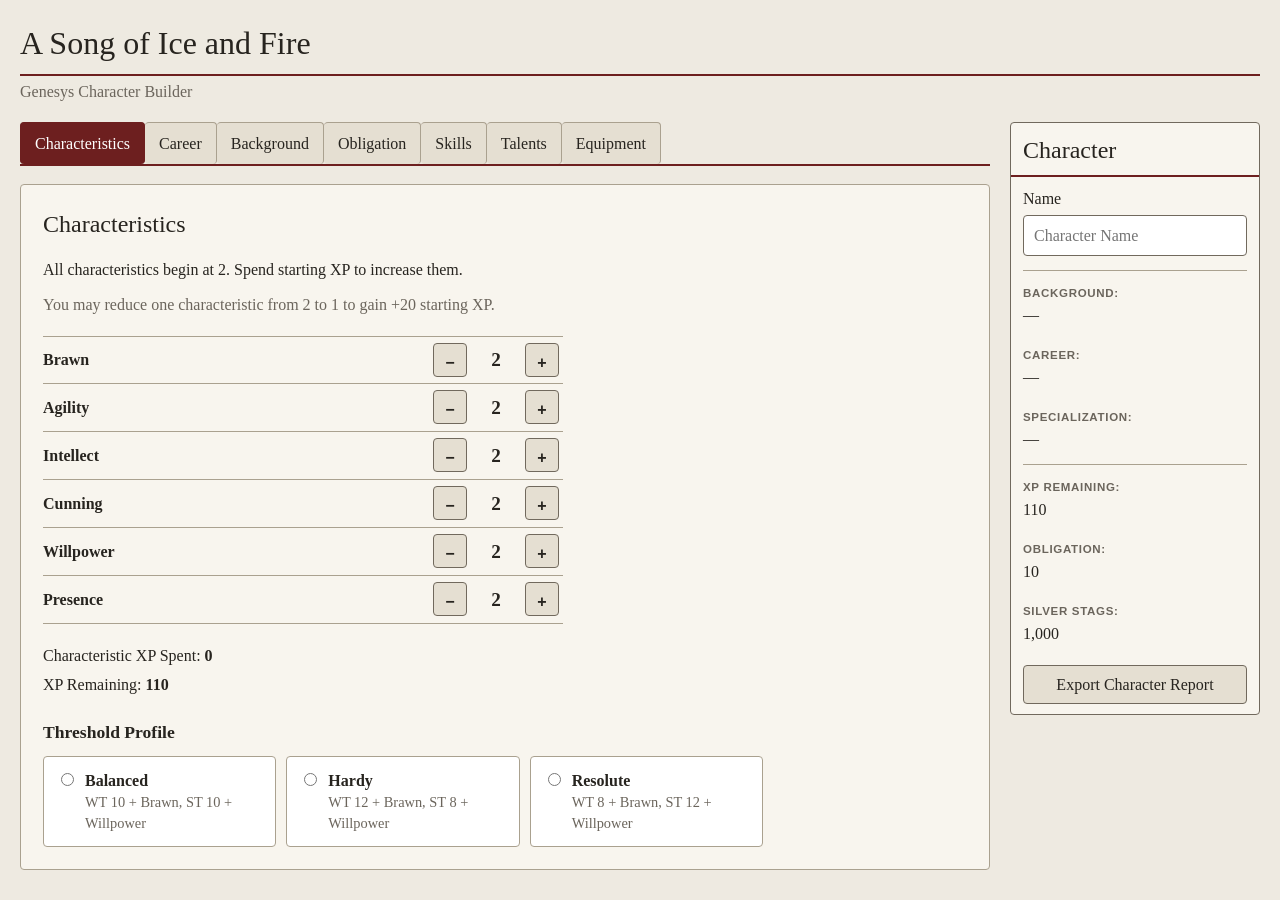
<file: index.html>
<!DOCTYPE html>
<html lang="en">
<head>
    <mta charset="UTF-8">
    <meta name="viewport" content="width=device-width, initial-scale=1.0">

    <title>ASOIAF Genesys Character Builder</title>

    <link rel="stylesheet" href="css/style.css">
</head>

<body>

    <main id="app">

        <header class="app-header">
            <h1>A Song of Ice and Fire</h1>
            <p>Genesys Character Builder</p>
        </header>

        <div class="builder-layout">

            <section class="builder">

                <nav id="creation-nav">
                    <button data-step="characteristics">Characteristics</button>
                    <button data-step="career">Career</button>
                    <button data-step="background">Background</button>
                    <button data-step="obligation">Obligation</button>
                    <button data-step="skills">Skills</button>
                    <button data-step="talents">Talents</button>
                    <button data-step="equipment">Equipment</button>
                </nav>

                <section id="builder-content">
                    <!-- Character creation interface is rendered here -->
                </section>

            </section>

            <aside id="character-summary">

                <h2>Character</h2>

                <div id="character-name">
                    <label for="name">Name</label>
                    <input
                        type="text"
                        id="name"
                        name="name"
                        placeholder="Character Name"
                    >
                </div>

                <hr>

                <div id="summary-background">
                    <strong>Background:</strong>
                    <span>—</span>
                </div>

                <div id="summary-career">
                    <strong>Career:</strong>
                    <span>—</span>
                </div>

                <div id="summary-specialization">
                    <strong>Specialization:</strong>
                    <span>—</span>
                </div>

                <hr>

                <div id="summary-xp">
                    <strong>XP Remaining:</strong>
                    <span>110</span>
                </div>

                <div id="summary-obligation">
                    <strong>Obligation:</strong>
                    <span>10</span>
                </div>

                <div id="summary-wealth">
                    <strong>Silver Stags:</strong>
                    <span>1,000</span>
                </div>

            </aside>

        </div>

    </main>

    <script src="js/data.js"></script>
    <script src="js/equipment-data.js"></script>
    <script src="js/talent-data.js"></script>
    <script src="js/character.js"></script>
    <script src="js/report.js"></script>
    <script src="js/app.js"></script>

</body>
</html>
</file>
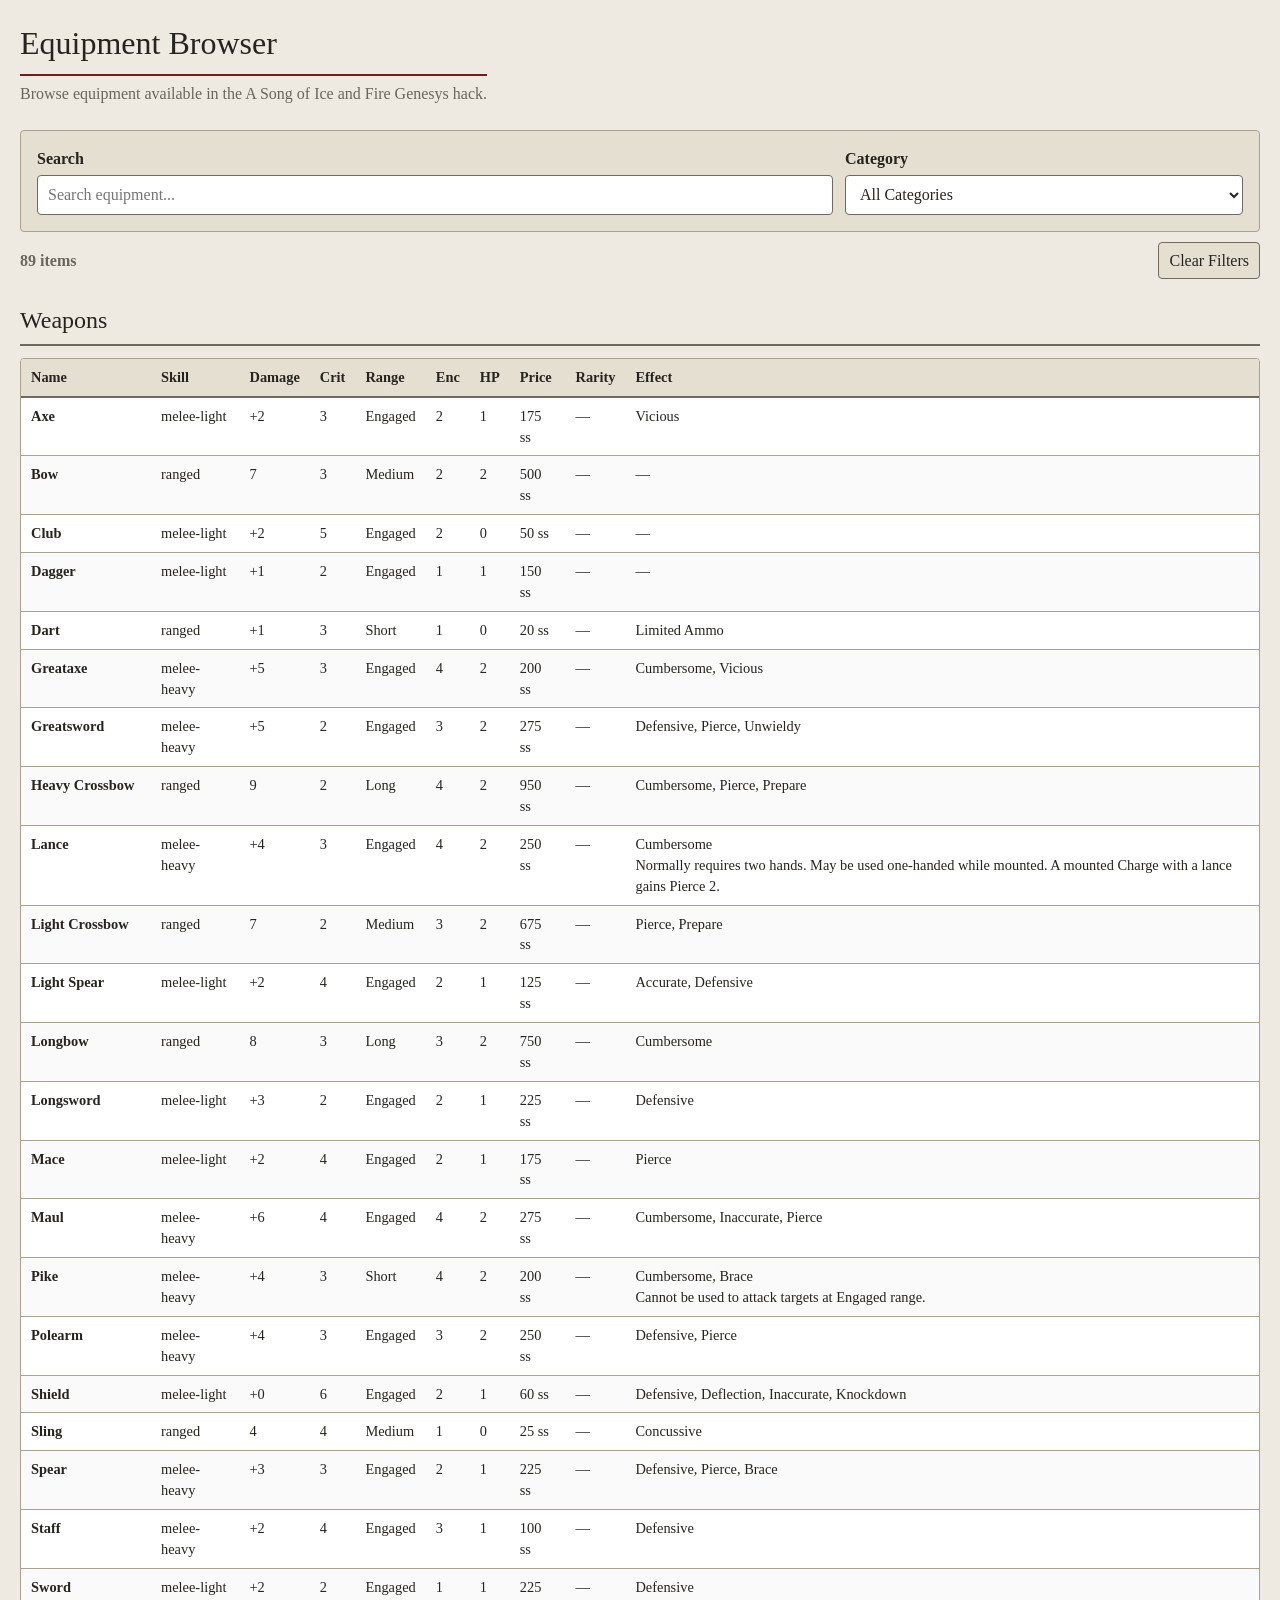
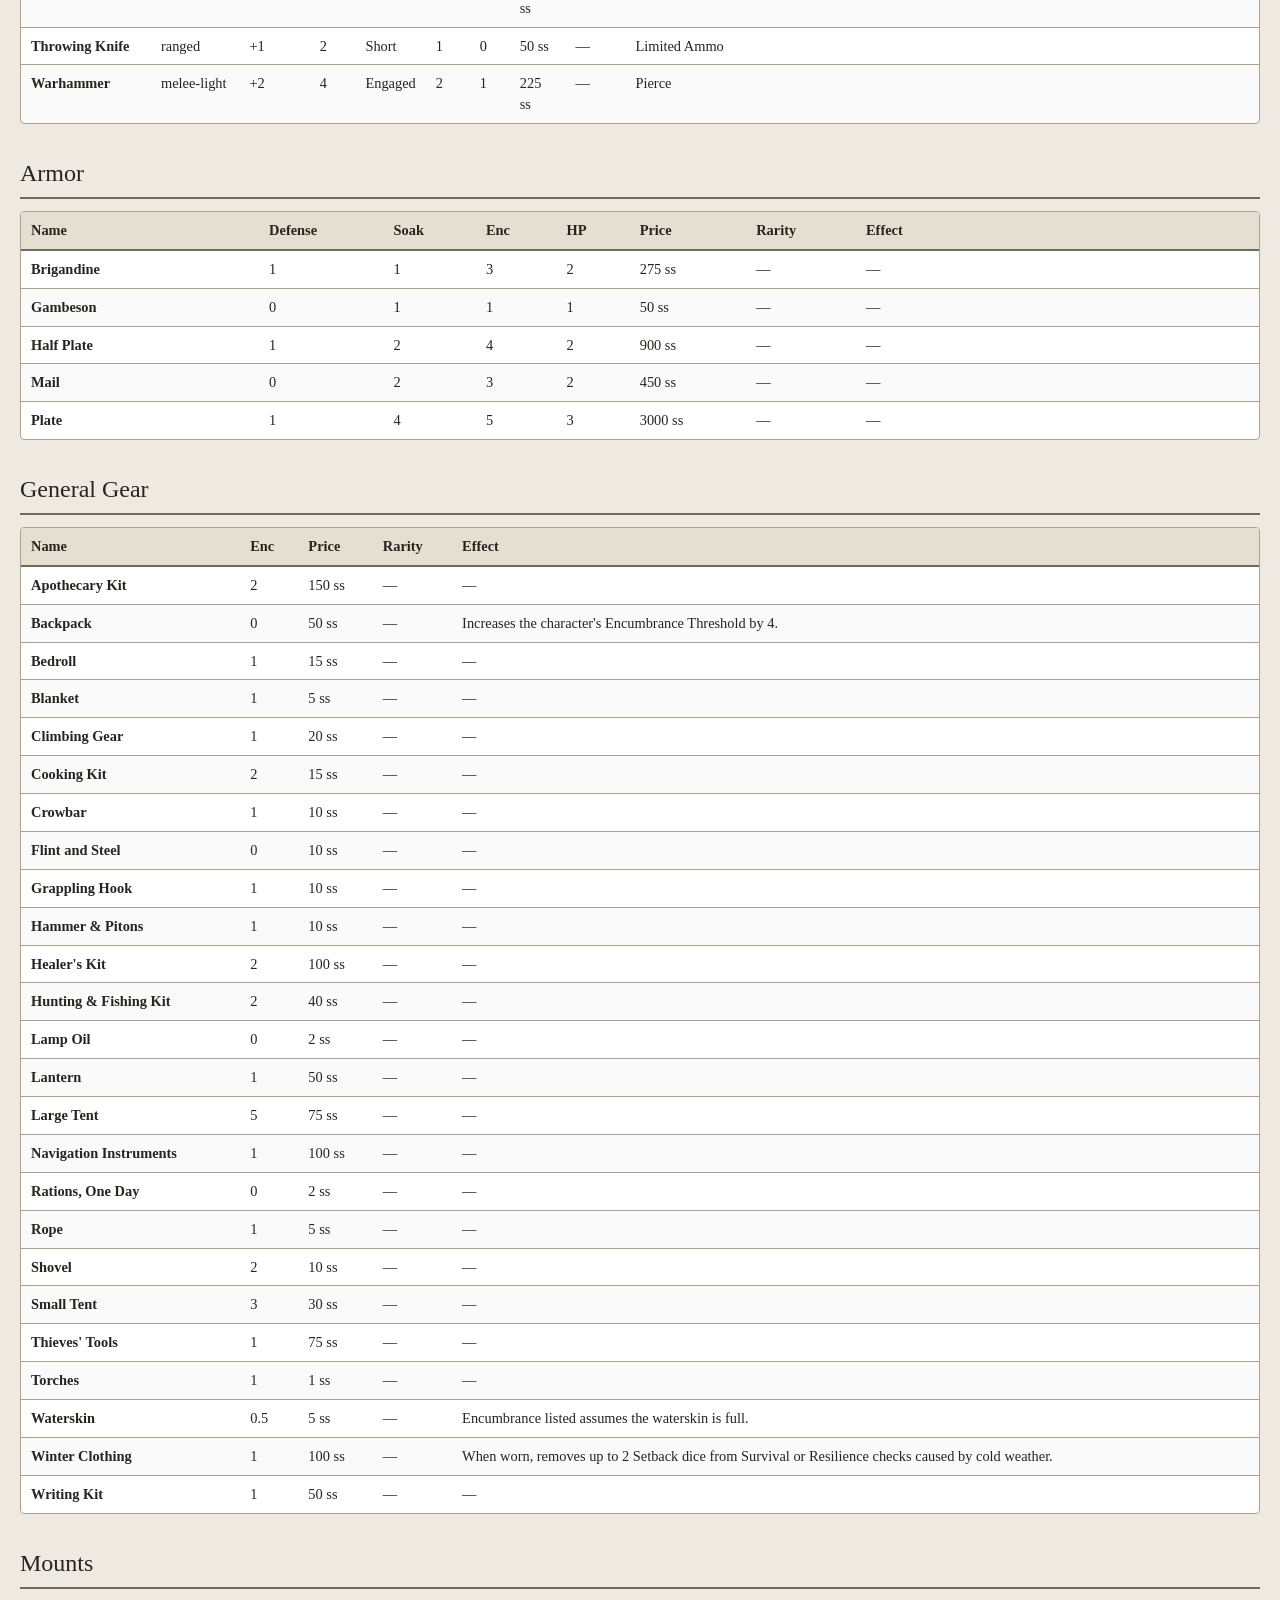
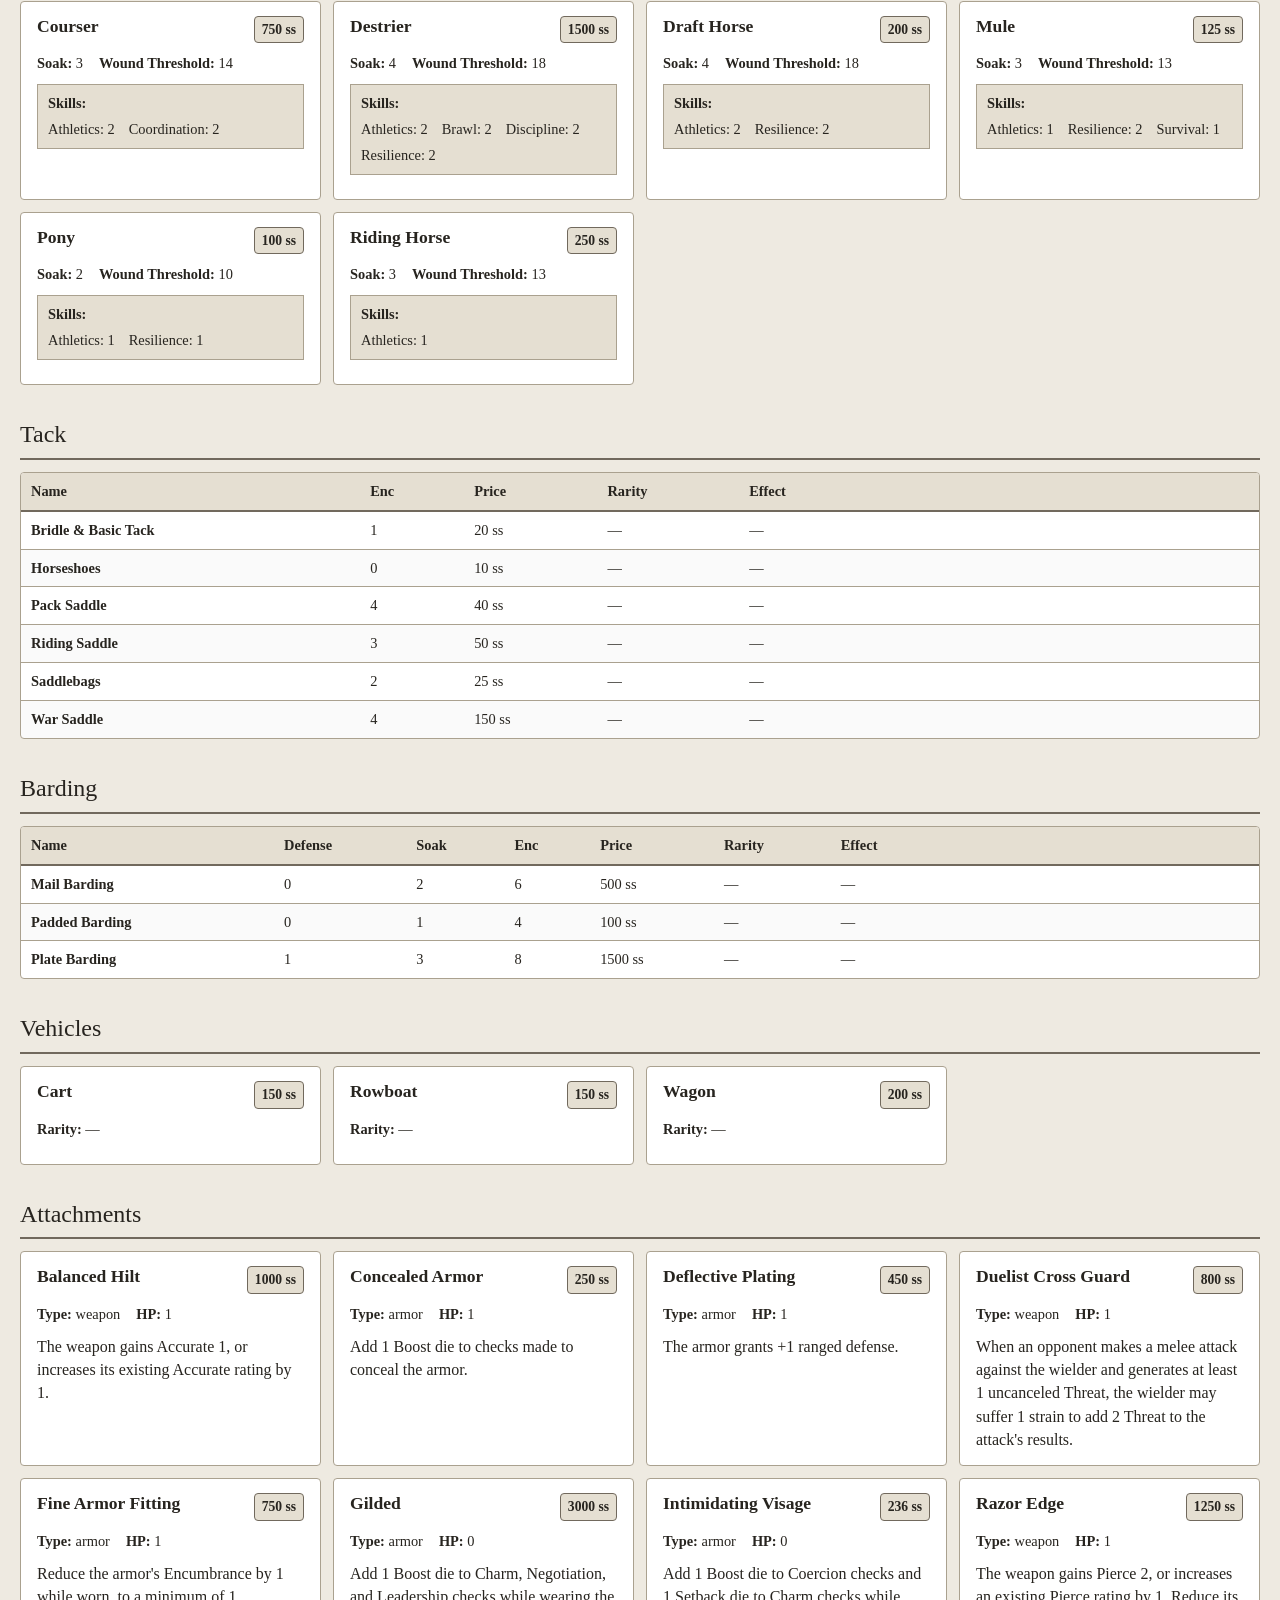
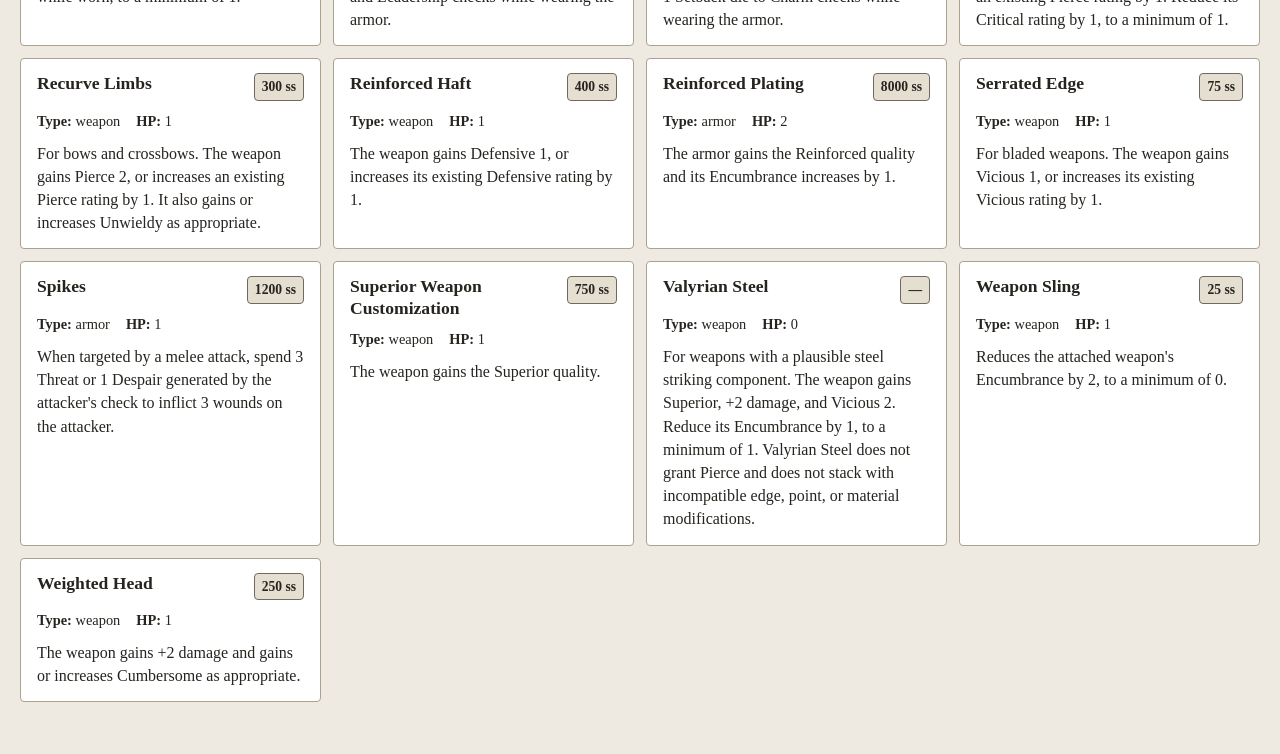
<file: equipment.html>
<!DOCTYPE html>
<html lang="en">
<head>
    <meta charset="UTF-8">

    <meta
        name="viewport"
        content="width=device-width, initial-scale=1.0"
    >

    <title>Equipment Browser</title>

    <link
        rel="stylesheet"
        href="css/style.css"
    >
</head>

<body>

    <div id="app">

        <header class="browser-header">
            <div>
                <h1>Equipment Browser</h1>

                <p>
                    Browse equipment available in the
                    A Song of Ice and Fire Genesys hack.
                </p>
            </div>
        </header>


        <main class="equipment-browser">

            <section class="equipment-browser-controls">

                <label class="equipment-search">
                    <span>Search</span>

                    <input
                        id="equipment-search"
                        type="search"
                        placeholder="Search equipment..."
                        autocomplete="off"
                    >
                </label>


                <label>
                    <span>Category</span>

                    <select id="equipment-category-filter">
                        <option value="all">
                            All Categories
                        </option>

                        <option value="weapon">
                            Weapons
                        </option>

                        <option value="armor">
                            Armor
                        </option>

                        <option value="gear">
                            General Gear
                        </option>

                        <option value="mount">
                            Mounts
                        </option>

                        <option value="tack">
                            Tack
                        </option>

                        <option value="barding">
                            Barding
                        </option>

                        <option value="vehicle">
                            Vehicles
                        </option>

                        <option value="attachment">
                            Attachments
                        </option>
                    </select>
                </label>

            </section>


            <section class="equipment-browser-summary">

                <span id="equipment-result-count"></span>

                <button
                    id="equipment-clear-filters"
                    type="button"
                >
                    Clear Filters
                </button>

            </section>


            <section
                id="equipment-browser-results"
                class="equipment-browser-results"
            >
            </section>

        </main>

    </div>


    <script src="js/data.js"></script>
    <script src="js/equipment-data.js"></script>
    <script src="js/talent-data.js"></script>
    <script src="js/equipment.js"></script>

</body>
</html>
</file>
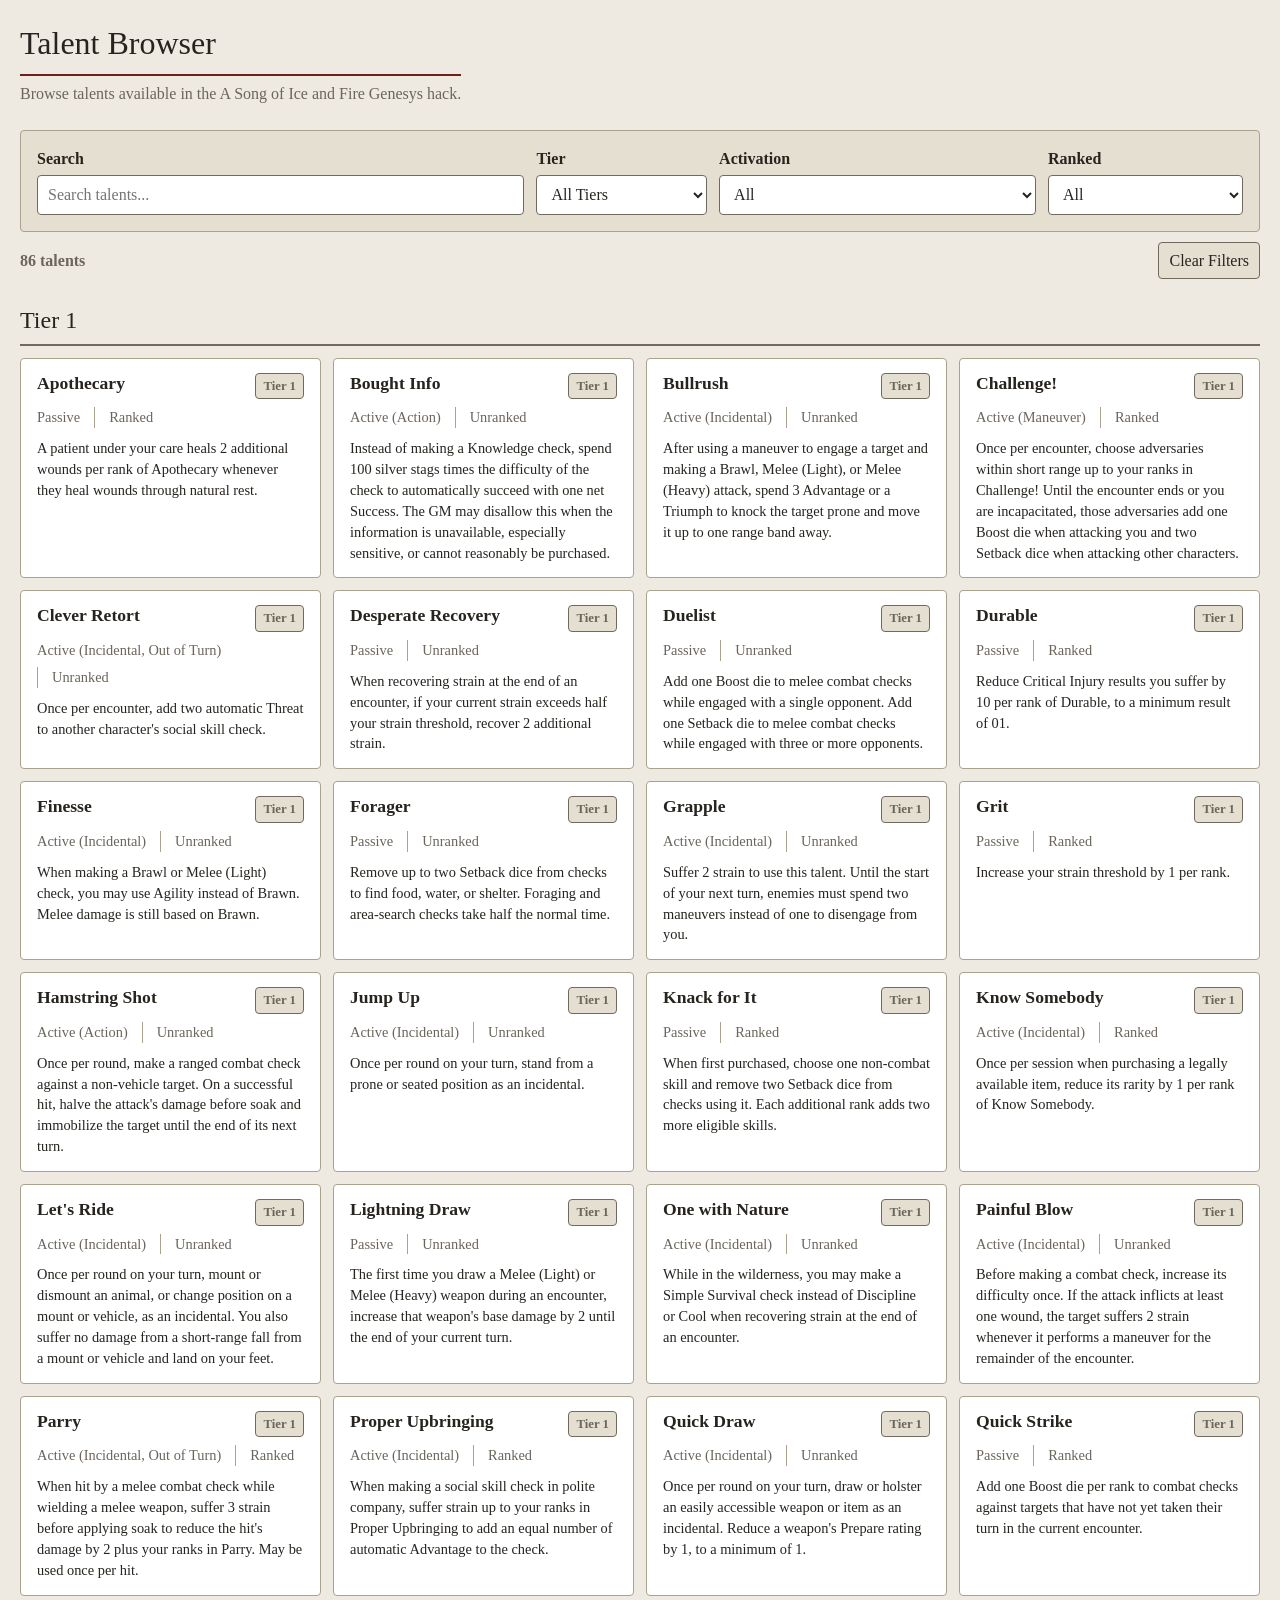
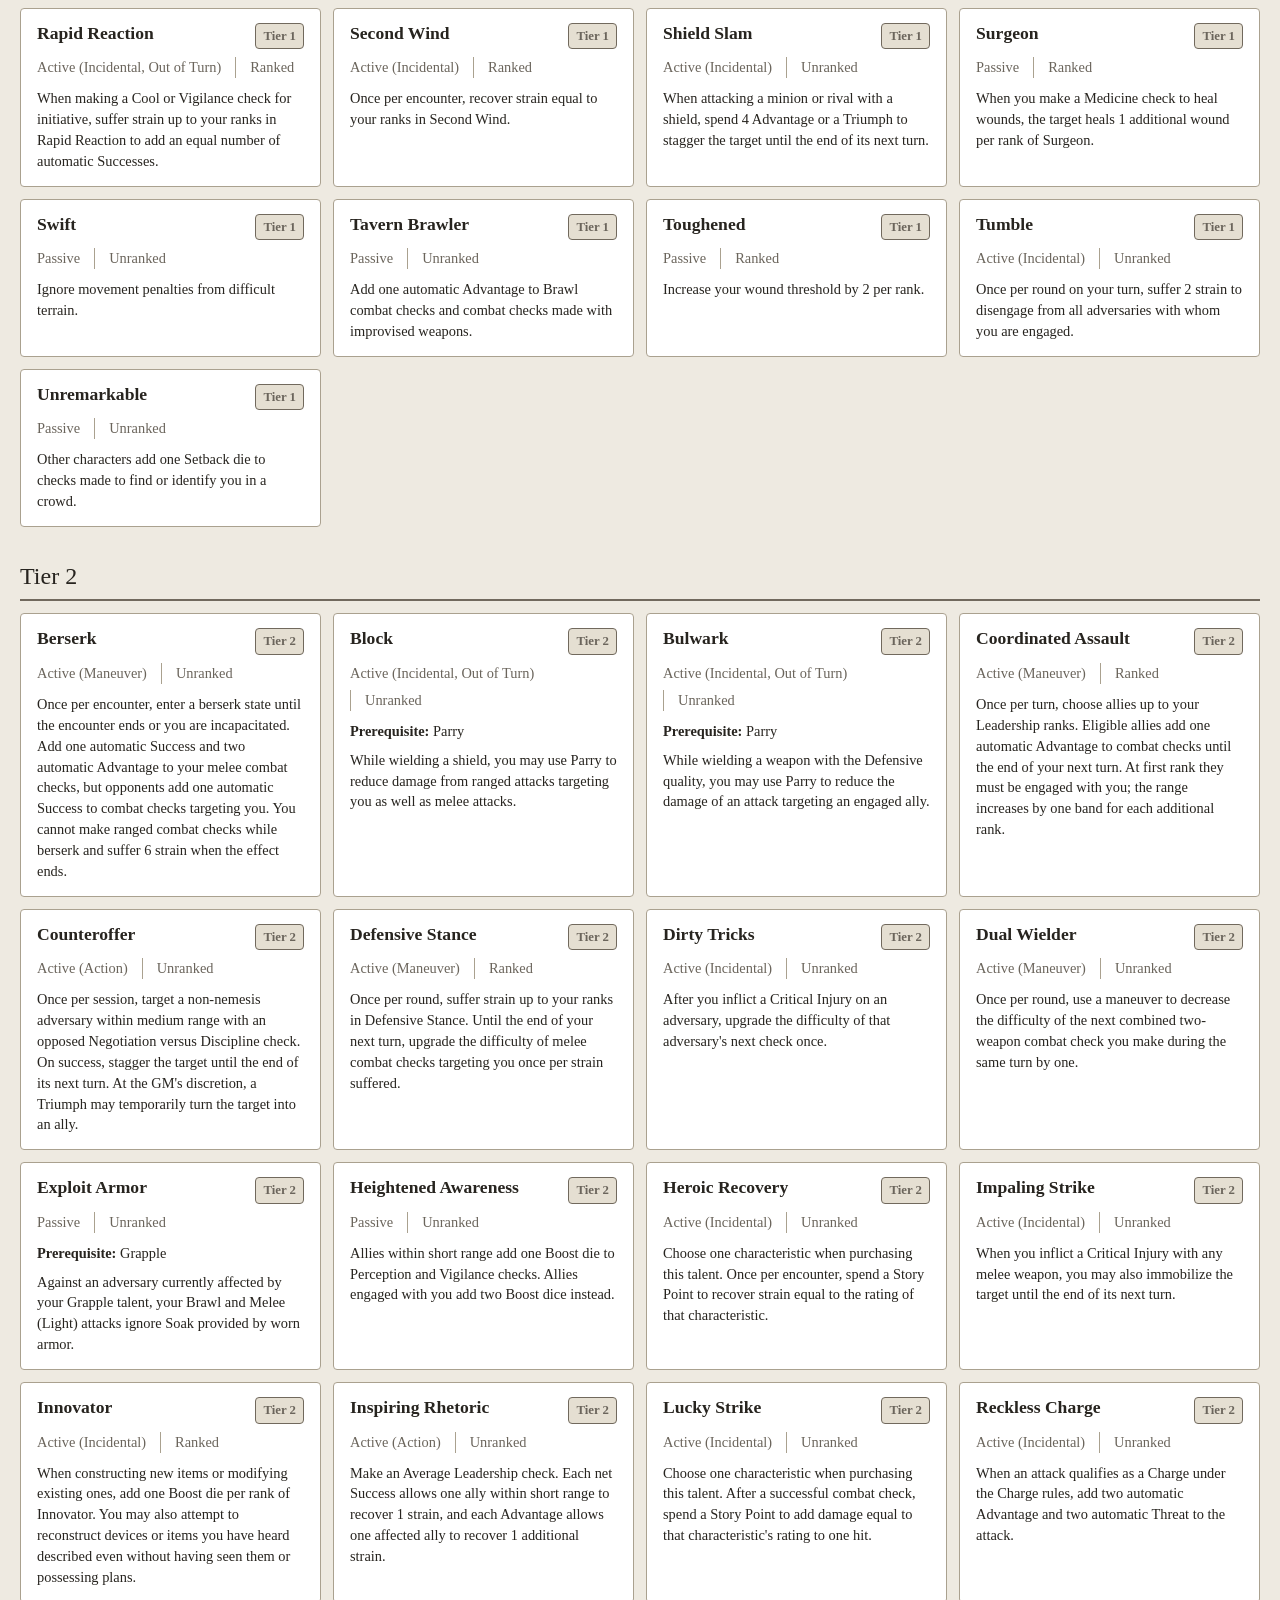
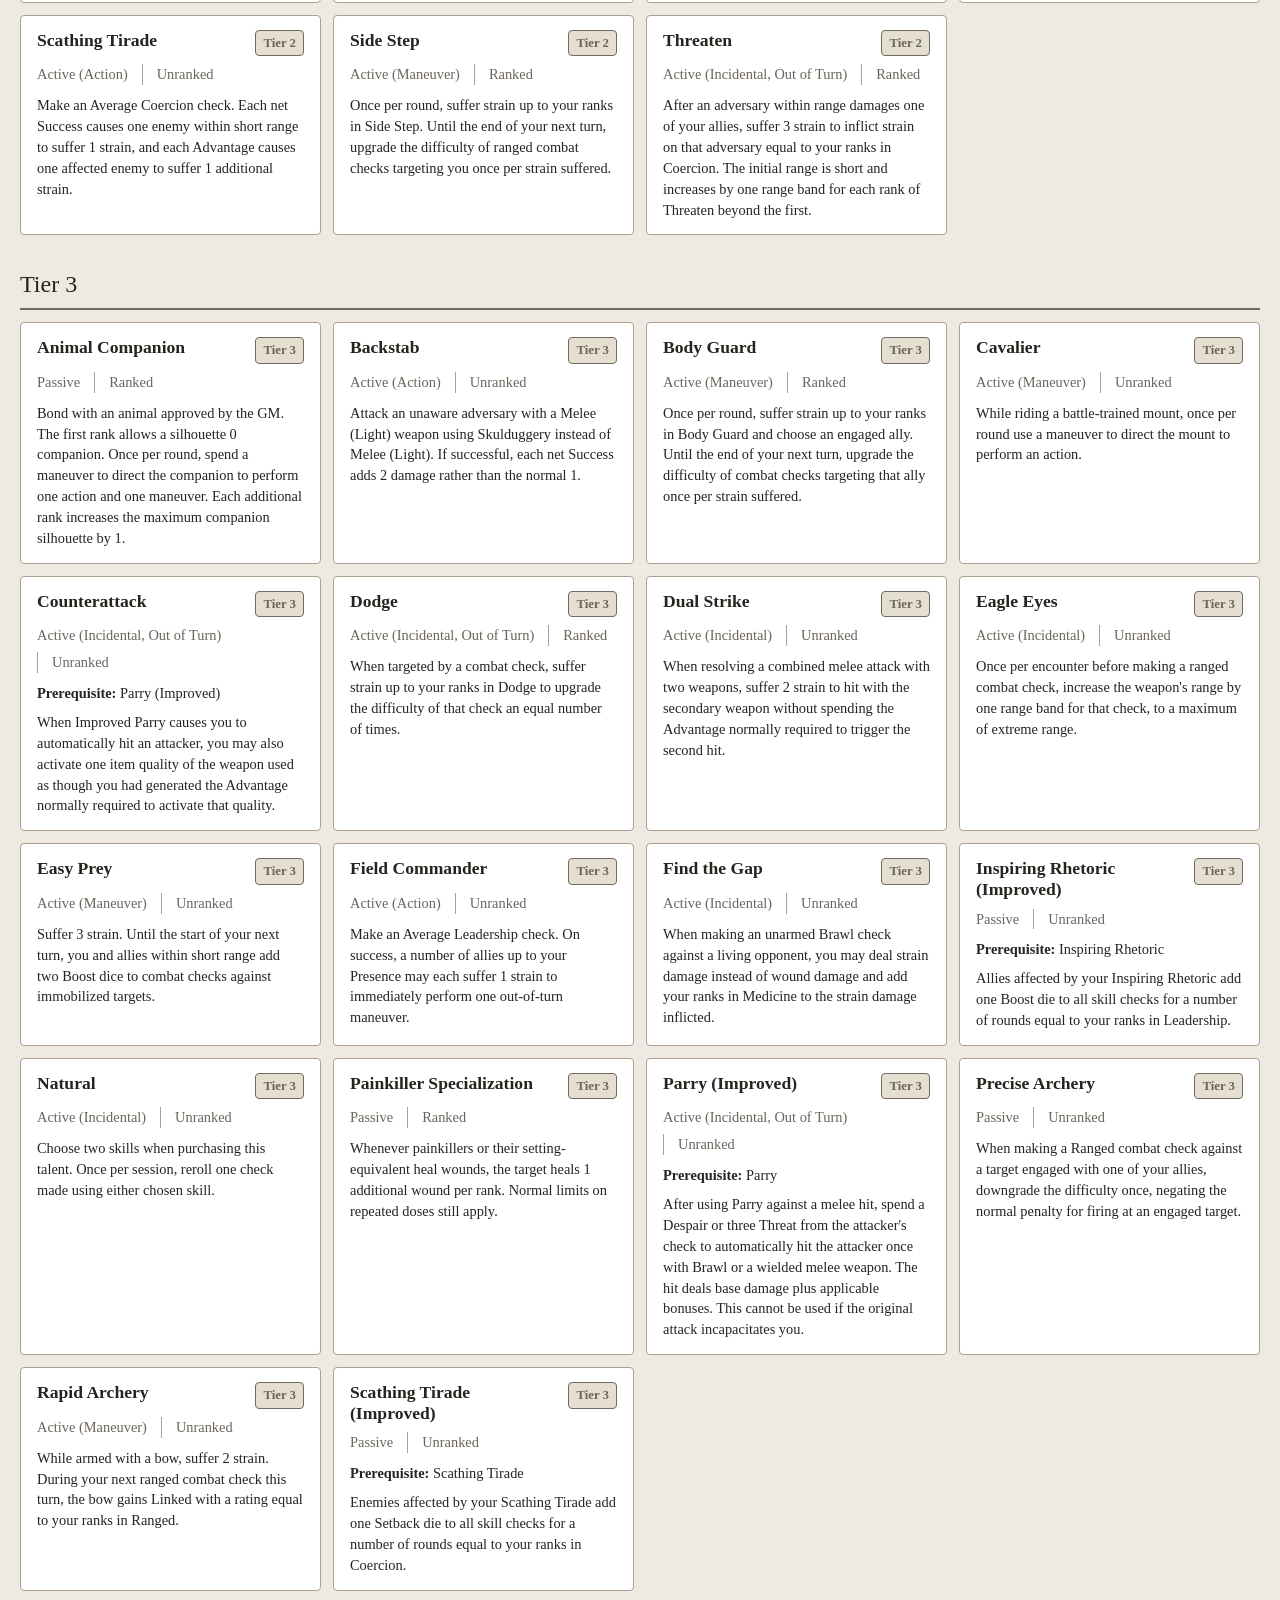
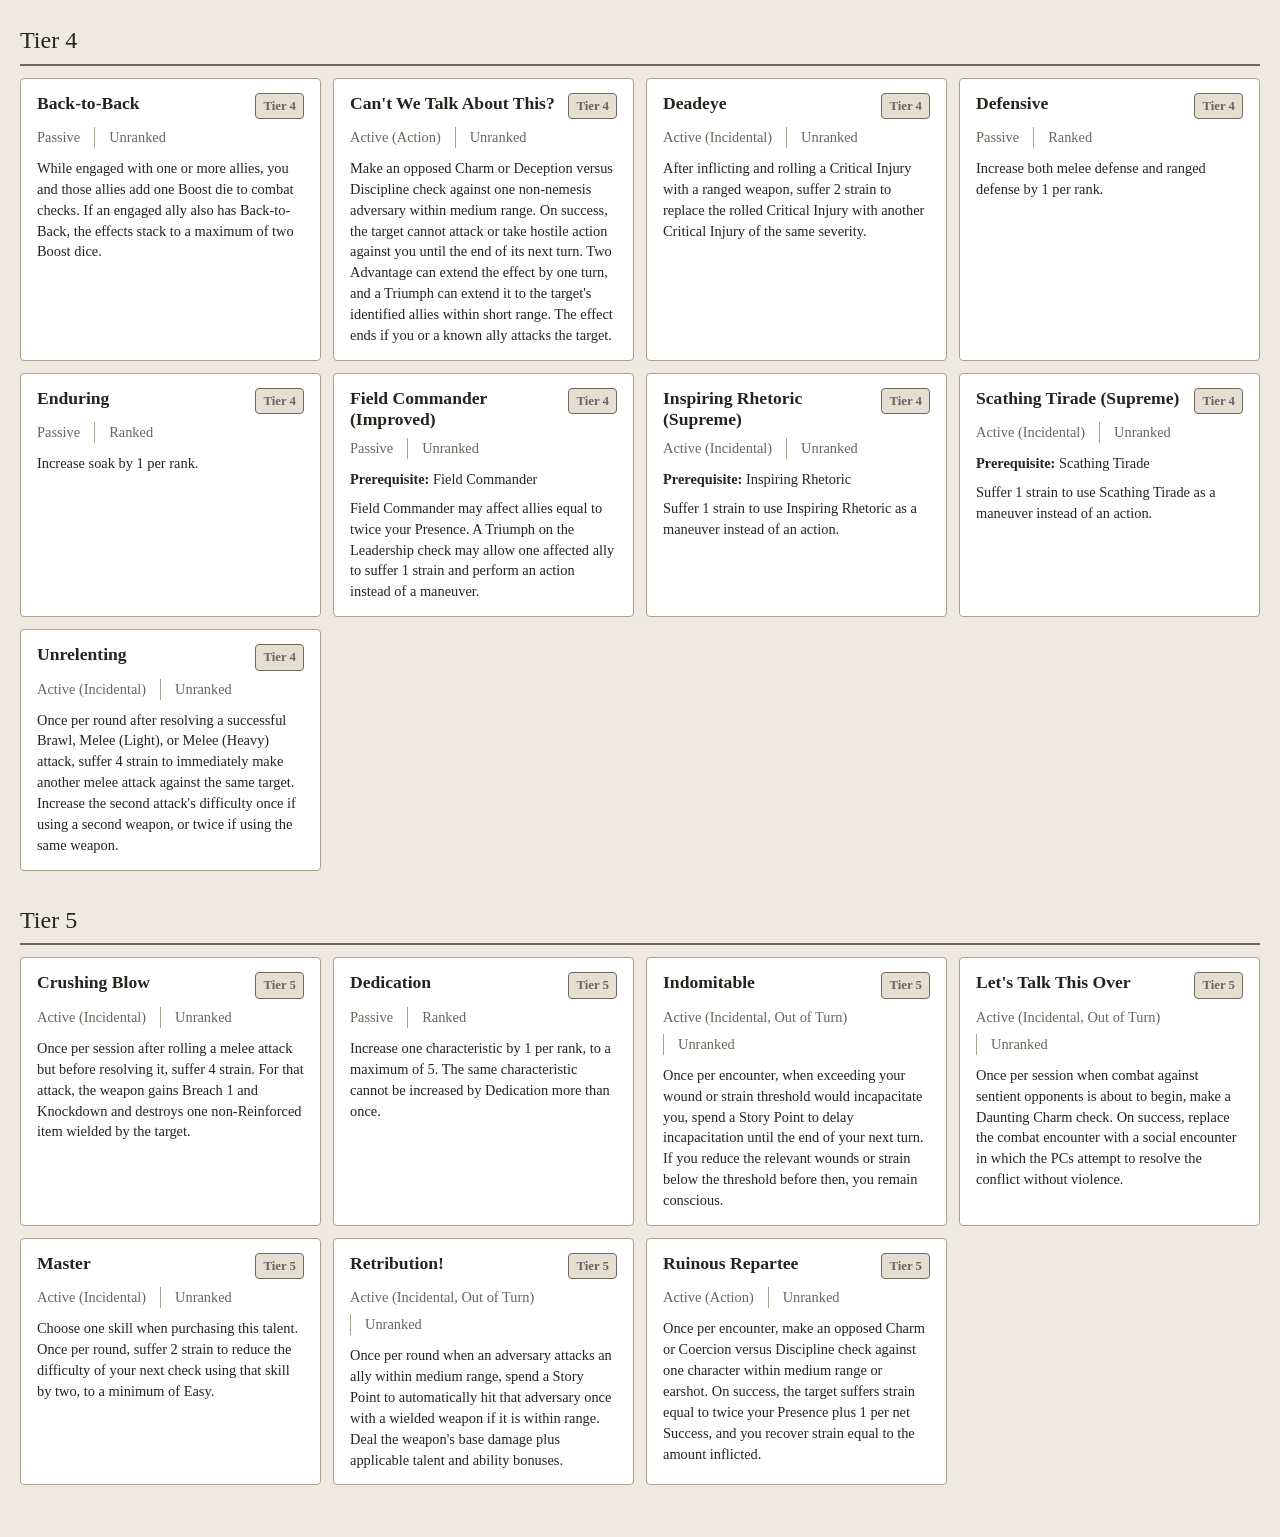
<file: talents.html>
<!DOCTYPE html>
<html lang="en">
<head>
    <meta charset="UTF-8">

    <meta
        name="viewport"
        content="width=device-width, initial-scale=1.0"
    >

    <title>Talent Browser</title>

    <link
        rel="stylesheet"
        href="css/style.css"
    >
</head>

<body>

    <div id="app">

        <header class="browser-header">
            <div>
                <h1>Talent Browser</h1>

                <p>
                    Browse talents available in the
                    A Song of Ice and Fire Genesys hack.
                </p>
            </div>
        </header>


        <main class="talent-browser">

            <section class="talent-browser-controls">

                <label class="talent-search">
                    <span>Search</span>

                    <input
                        id="talent-search"
                        type="search"
                        placeholder="Search talents..."
                        autocomplete="off"
                    >
                </label>


                <label>
                    <span>Tier</span>

                    <select id="talent-tier-filter">
                        <option value="all">
                            All Tiers
                        </option>

                        <option value="1">
                            Tier 1
                        </option>

                        <option value="2">
                            Tier 2
                        </option>

                        <option value="3">
                            Tier 3
                        </option>

                        <option value="4">
                            Tier 4
                        </option>

                        <option value="5">
                            Tier 5
                        </option>
                    </select>
                </label>


                <label>
                    <span>Activation</span>

                    <select id="talent-activation-filter">
                        <option value="all">
                            All
                        </option>
                    </select>
                </label>


                <label>
                    <span>Ranked</span>

                    <select id="talent-ranked-filter">
                        <option value="all">
                            All
                        </option>

                        <option value="ranked">
                            Ranked
                        </option>

                        <option value="unranked">
                            Unranked
                        </option>
                    </select>
                </label>

            </section>


            <section class="talent-browser-summary">
                <span id="talent-result-count"></span>

                <button
                    id="talent-clear-filters"
                    type="button"
                >
                    Clear Filters
                </button>
            </section>


            <section
                id="talent-browser-results"
                class="talent-browser-results"
            >
            </section>

        </main>

    </div>


    <script src="js/data.js"></script>
    <script src="js/equipment-data.js"></script>
    <script src="js/talent-data.js"></script>
    <script src="js/talents.js"></script>

</body>
</html>
</file>
<file: css/style.css>
/* ================================================================
   ASOIAF GENESYS CHARACTER BUILDER
   ================================================================ */

:root {
    --page-bg: #eeeae1;
    --panel-bg: #f8f5ee;
    --panel-alt: #e5dfd2;

    --text: #27241f;
    --text-muted: #6b655c;

    --border: #aaa18f;
    --border-dark: #71695d;

    --accent: #6d1f1f;
    --accent-dark: #491414;

    --disabled-bg: #d8d4cb;
    --disabled-text: #99938a;

    --radius: 4px;
}


/* ================================================================
   BASE
   ================================================================ */

* {
    box-sizing: border-box;
}

body {
    margin: 0;
    padding: 0;

    background: var(--page-bg);
    color: var(--text);

    font-family:
        Georgia,
        "Times New Roman",
        serif;

    line-height: 1.45;
}

button,
input,
select {
    font: inherit;
}

button,
select,
input[type="checkbox"],
input[type="radio"] {
    cursor: pointer;
}

button:disabled,
select:disabled,
input:disabled {
    cursor: not-allowed;
}


/* ================================================================
   PAGE
   ================================================================ */

#app {
    width: min(1400px, 100%);
    margin: 0 auto;
    padding: 20px;
}

.app-header {
    margin-bottom: 18px;
}

.app-header h1 {
    margin: 0 0 4px;
}

.app-header p {
    margin: 0;

    color: var(--text-muted);
}

.builder-layout {
    display: grid;
    grid-template-columns:
        minmax(0, 1fr)
        250px;

    gap: 20px;
    align-items: start;
}

.builder {
    min-width: 0;
}

h1,
h2,
h3 {
    margin-top: 0;
}

h1 {
    margin-bottom: 18px;

    font-size: 2rem;
    font-weight: normal;

    border-bottom: 2px solid var(--accent);
    padding-bottom: 8px;
}

h2 {
    margin-bottom: 16px;

    font-size: 1.5rem;
    font-weight: normal;
}

h3 {
    margin-top: 24px;
    margin-bottom: 10px;

    font-size: 1.1rem;
}

h4,
h5 {
    margin-top: 0;
}

p {
    margin-top: 0;
    margin-bottom: 12px;
}


/* ================================================================
   CHARACTER SUMMARY
   ================================================================ */

#character-summary {
    position: sticky;
    top: 20px;

    border: 1px solid var(--border-dark);
    border-radius: var(--radius);

    background: var(--panel-bg);
}

#character-summary > * {
    margin: 0;
    padding: 10px 12px;
}

#character-summary h2 {
    padding-bottom: 8px;

    border-bottom: 2px solid var(--accent);
}

#character-summary hr {
    height: 1px;

    padding: 0;
    margin: 4px 12px;

    border: 0;
    background: var(--border);
}

#character-summary strong {
    display: block;

    margin-bottom: 2px;

    color: var(--text-muted);

    font-size: 0.72rem;
    font-family: Arial, Helvetica, sans-serif;
    text-transform: uppercase;
    letter-spacing: 0.06em;
}

#character-summary span {
    display: block;
}

#character-name input {
    width: 100%;
    margin-bottom: 0;
}


/* ================================================================
   CREATION NAVIGATION
   ================================================================ */

#creation-nav {
    display: flex;
    flex-wrap: wrap;

    margin-bottom: 18px;

    border-bottom: 2px solid var(--accent);
}

#creation-nav button {
    padding: 9px 14px;

    border: 1px solid var(--border);
    border-bottom: none;

    background: var(--panel-alt);
    color: var(--text);
}

#creation-nav button + button {
    border-left: none;
}

#creation-nav button:hover {
    background: var(--panel-bg);
}

#creation-nav button.active {
    background: var(--accent);
    color: white;

    border-color: var(--accent);
}


/* ================================================================
   MAIN BUILDER PANEL
   ================================================================ */

#builder-content {
    padding: 22px;

    border: 1px solid var(--border);
    border-radius: var(--radius);

    background: var(--panel-bg);
}


/* ================================================================
   STANDARD FORM CONTROLS
   ================================================================ */

label {
    display: block;
}

select,
input[type="text"] {
    width: 100%;
    max-width: 420px;

    margin-top: 4px;
    margin-bottom: 16px;
    padding: 8px 10px;

    border: 1px solid var(--border-dark);
    border-radius: var(--radius);

    background: white;
    color: var(--text);
}

select:focus,
input[type="text"]:focus,
button:focus-visible {
    outline: 2px solid var(--accent);
    outline-offset: 2px;
}

button {
    padding: 7px 10px;

    border: 1px solid var(--border-dark);
    border-radius: var(--radius);

    background: var(--panel-alt);
    color: var(--text);
}

button:hover:not(:disabled) {
    background: var(--accent);
    color: white;

    border-color: var(--accent);
}

button:disabled {
    background: var(--disabled-bg);
    color: var(--disabled-text);

    border-color: var(--border);

    opacity: 0.7;
}


/* ================================================================
   CHARACTERISTICS
   ================================================================ */

.characteristics-list {
    width: 100%;
    max-width: 520px;

    margin: 20px 0;
}

.characteristic-row {
    display: grid;
    grid-template-columns:
        minmax(140px, 1fr)
        42px
        50px
        42px;

    align-items: center;

    min-height: 48px;

    border-bottom: 1px solid var(--border);
}

.characteristic-row:first-child {
    border-top: 1px solid var(--border);
}

.characteristic-name {
    font-weight: bold;
}

.characteristic-value {
    text-align: center;

    font-size: 1.2rem;
    font-weight: bold;
}

.characteristic-increase,
.characteristic-decrease {
    width: 34px;
    height: 34px;

    margin: auto;

    border: 1px solid var(--border-dark);
    border-radius: var(--radius);

    background: var(--panel-alt);
    color: var(--text);

    font-family: Arial, Helvetica, sans-serif;
    font-weight: bold;
}

.characteristic-increase:hover:not(:disabled),
.characteristic-decrease:hover:not(:disabled) {
    background: var(--accent);
    color: white;

    border-color: var(--accent);
}

.characteristic-increase:disabled,
.characteristic-decrease:disabled {
    background: var(--disabled-bg);
    color: var(--disabled-text);

    border-color: var(--border);

    opacity: 0.65;
}

.characteristic-weakness-note {
    color: var(--text-muted);
}

.characteristic-weakness-active {
    width: fit-content;

    padding: 6px 10px;

    border-left: 3px solid var(--accent);

    background: var(--panel-alt);
}

.xp-display {
    margin: 6px 0;
}


/* ================================================================
   THRESHOLD PROFILES
   ================================================================ */

.threshold-profiles {
    display: grid;
    grid-template-columns:
        repeat(3, minmax(160px, 1fr));

    gap: 10px;

    max-width: 720px;
}

.threshold-option {
    display: grid;
    grid-template-columns: auto 1fr;
    column-gap: 8px;
    align-items: start;

    padding: 12px;

    border: 1px solid var(--border);
    border-radius: var(--radius);

    background: white;
}

.threshold-option input {
    grid-row: 1 / 3;

    margin-top: 4px;
}

.threshold-option strong {
    display: block;
}

.threshold-option span {
    color: var(--text-muted);
    font-size: 0.9rem;
}


/* ================================================================
   CAREER
   ================================================================ */

.career-skill-list {
    display: grid;
    grid-template-columns:
        repeat(2, minmax(180px, 1fr));

    gap: 4px 24px;

    max-width: 700px;

    padding-left: 22px;
}

.career-skill-list span {
    color: var(--text-muted);
    font-size: 0.9rem;
}


/* ================================================================
   BACKGROUND
   ================================================================ */

.background-skill-list {
    display: grid;
    grid-template-columns:
        repeat(2, minmax(220px, 1fr));

    gap: 18px;

    max-width: 850px;
}

.background-skill-group {
    padding: 14px;

    border: 1px solid var(--border);
    border-radius: var(--radius);

    background: white;
}

.background-skill-group h3 {
    margin-top: 0;

    padding-bottom: 5px;

    border-bottom: 1px solid var(--border);
}

.background-skill {
    display: grid;
    grid-template-columns:
        22px
        minmax(120px, 1fr)
        auto;

    align-items: center;

    min-height: 34px;

    padding: 3px 0;
}

.background-skill input {
    margin: 0;
}

.background-skill small {
    color: var(--text-muted);
}

.background-skill:has(input:disabled) {
    color: var(--disabled-text);
}

.background-skill:has(input:disabled) small {
    color: var(--disabled-text);
}


/* ================================================================
   OBLIGATION
   ================================================================ */
.obligation-assignment-header {
    display: flex;
    justify-content: space-between;
    gap: 16px;
    align-items: end;

    margin-top: 20px;
    margin-bottom: 12px;
}

.obligation-assignment-header h3 {
    margin: 0 0 4px;
}

.obligation-assignment-header p {
    margin: 0;

    color: var(--text-muted);
}

#obligation-entry-list {
    display: grid;
    gap: 12px;
}

.obligation-entry {
    margin-bottom: 12px;
    padding: 14px;

    border: 1px solid var(--border);
    border-radius: var(--radius);

    background: white;
}

.obligation-entry-top {
    display: grid;
    grid-template-columns:
        minmax(180px, 1fr)
        100px;

    gap: 12px;
}

.obligation-entry select,
.obligation-entry input,
.obligation-entry textarea {
    width: 100%;
    max-width: none;

    margin-top: 4px;
    margin-bottom: 12px;

    padding: 8px 10px;

    border: 1px solid var(--border-dark);
    border-radius: var(--radius);

    background: white;
    color: var(--text);

    font: inherit;
}

.obligation-entry textarea {
    resize: vertical;

    min-height: 80px;
}

.obligation-warning {
    margin-top: 14px;
    padding: 8px 10px;

    border-left: 3px solid var(--accent);

    background: var(--panel-alt);

    font-weight: bold;
}

.obligation-complete {
    margin-top: 14px;

    color: var(--text-muted);
}

.obligation-empty {
    padding: 14px;

    border: 1px dashed var(--border);

    color: var(--text-muted);
}

.obligation-step {
    max-width: 850px;
}

.obligation-summary {
    display: grid;
    grid-template-columns:
        repeat(3, minmax(120px, 1fr));

    gap: 1px;

    margin-bottom: 18px;

    border: 1px solid var(--border);
    background: var(--border);
}

.obligation-summary > * {
    margin: 0;
    padding: 10px 12px;

    background: var(--panel-alt);
}

.solo-character-option {
    display: inline-flex;
    align-items: center;
    gap: 8px;

    margin-bottom: 16px;
}

.obligation-actions {
    display: flex;
    flex-wrap: wrap;
    gap: 8px;

    margin-bottom: 16px;
}

.obligation-choice-list {
    display: grid;
    gap: 8px;

    margin-bottom: 16px;
}

.obligation-choice {
    display: flex;
    justify-content: space-between;
    gap: 12px;
    align-items: center;

    padding: 10px 12px;

    border: 1px solid var(--border);
    border-radius: var(--radius);

    background: white;
}


/* ================================================================
   SKILLS
   ================================================================ */

.skills-step {
    max-width: 100%;
}

.skills-list,
.skill-list {
    display: grid;
    gap: 4px;
}

.skill-row {
    display: grid;
    grid-template-columns:
        minmax(150px, 1.5fr)
        minmax(90px, 0.8fr)
        45px
        42px
        42px;

    align-items: center;

    min-height: 42px;

    padding: 4px 8px;

    border-bottom: 1px solid var(--border);
}

.skill-row:first-child {
    border-top: 1px solid var(--border);
}

.skill-row:nth-child(even) {
    background: rgba(0, 0, 0, 0.02);
}

.skill-name {
    font-weight: bold;
}

.skill-characteristic {
    color: var(--text-muted);
    font-size: 0.9rem;
}

.skill-rank {
    text-align: center;
    font-weight: bold;
}

.skill-increase,
.skill-decrease {
    width: 32px;
    height: 32px;
    padding: 0;
}


/* ================================================================
   TALENTS
   ================================================================ */

.talents-step {
    max-width: 100%;
}


/* ---------------------------------------------------------------
   Talent pyramid
   --------------------------------------------------------------- */

.talent-pyramid-summary {
    display: grid;
    grid-template-columns:
        repeat(5, minmax(80px, 1fr));

    gap: 1px;

    margin-bottom: 18px;

    border: 1px solid var(--border);
    background: var(--border);
}

.talent-pyramid-summary > * {
    margin: 0;
    padding: 8px 10px;

    text-align: center;

    background: var(--panel-alt);
}


/* ---------------------------------------------------------------
   Talent tiers
   --------------------------------------------------------------- */

.talent-tier {
    margin-bottom: 24px;
}

.talent-tier > h3 {
    padding-bottom: 5px;

    border-bottom: 2px solid var(--accent);
}


/* ---------------------------------------------------------------
   Talent card grid
   --------------------------------------------------------------- */

.talent-list {
    display: grid;
    grid-template-columns:
        repeat(3, minmax(0, 1fr));

    gap: 12px;

    align-items: stretch;
}


/* ---------------------------------------------------------------
   Talent cards
   --------------------------------------------------------------- */

.talent-card {
    display: flex;
    flex-direction: column;

    min-width: 0;
    padding: 14px;

    background: white;

    border: 1px solid var(--border);
    border-radius: var(--radius);
}

.talent-card h3,
.talent-card h4,
.talent-card h5 {
    margin-top: 0;
}

.talent-browser-card-header {
    display: flex;

    justify-content: space-between;
    align-items: baseline;

    gap: 12px;

    margin-bottom: 8px;
}

.talent-browser-card-header h3 {
    margin: 0;
}

.talent-browser-tier-label {
    flex-shrink: 0;

    color: var(--text-muted);

    font-size: 0.9rem;
    font-weight: bold;
}

.talent-browser-meta {
    display: flex;
    flex-wrap: wrap;

    gap: 6px 12px;

    margin-bottom: 8px;

    color: var(--text-muted);

    font-size: 0.9rem;
}

.talent-browser-prerequisites {
    margin-bottom: 8px;

    font-size: 0.9rem;
}

.talent-browser-description {
    margin: 0;

    font-size: 0.9rem;
}


/* ---------------------------------------------------------------
   Purchase / refund controls
   --------------------------------------------------------------- */

.talent-controls {
    display: flex;

    gap: 6px;
    align-items: center;

    margin-top: auto;
    padding-top: 12px;

    border-top: 1px solid var(--border);
}

.talent-controls button {
    min-width: 34px;
}


/* ---------------------------------------------------------------
   Responsive layout
   --------------------------------------------------------------- */

@media (max-width: 1000px) {
    .talent-list {
        grid-template-columns:
            repeat(2, minmax(0, 1fr));
    }
}

@media (max-width: 650px) {
    .talent-list {
        grid-template-columns: 1fr;
    }

    .talent-pyramid-summary {
        grid-template-columns:
            repeat(5, minmax(60px, 1fr));
    }
}

.talent-card.talent-card-purchased {
    background: #b8ffba;
}

/* ================================================================
   EQUIPMENT
   ================================================================ */

.equipment-step {
    display: grid;

    grid-template-columns:
        minmax(0, 1fr)
        280px;

    grid-template-areas:
        "title title"
        "summary summary"
        "package armor"
        "catalog inventory";

    gap: 18px;
    align-items: start;
}

.equipment-step > h2 {
    grid-area: title;

    margin-bottom: 0;
}
/* ------------------------------------------------
   COLLAPSIBLE EQUIPMENT SECTIONS
   ------------------------------------------------ */

.equipment-step details {
    width: 100%;
}

.equipment-step summary {
    padding: 10px 12px;

    cursor: pointer;

    border-bottom: 1px solid var(--border);

    background: var(--panel-alt);

    font-weight: bold;

    user-select: none;
}

.equipment-step summary:hover {
    background: var(--panel-bg);
}

.equipment-step details[open] > summary {
    border-bottom-color: var(--accent);
}

.equipment-section-content {
    padding: 12px;
}

#starting-package-section,
#equipped-armor-section,
#equipment-inventory-section {
    padding: 0;
}

#starting-package-section > details,
#equipped-armor-section > details,
#equipment-inventory-section > details {
    overflow: hidden;

    border-radius: var(--radius);
}

.equipment-catalog-category {
    margin-bottom: 10px;

    border: 1px solid var(--border);
    border-radius: var(--radius);

    background: white;

    overflow: hidden;
}

.equipment-catalog-category > summary {
    font-size: 1.05rem;
}

.equipment-catalog-category > .equipment-section-content {
    padding-top: 4px;
}

/* ------------------------------------------------
   EQUIPMENT SUMMARY
   ------------------------------------------------ */

.equipment-summary {
    grid-area: summary;

    display: grid;
    grid-template-columns:
        repeat(3, minmax(120px, 1fr));

    gap: 1px;

    border: 1px solid var(--border);
    background: var(--border);
}

.equipment-summary p {
    margin: 0;
    padding: 8px 10px;

    background: var(--panel-alt);
}

.equipment-summary strong {
    display: block;

    color: var(--text-muted);

    font-family: Arial, Helvetica, sans-serif;
    font-size: 0.72rem;
    text-transform: uppercase;
    letter-spacing: 0.05em;
}


/* ------------------------------------------------
   STARTING PACKAGE
   ------------------------------------------------ */

#starting-package-section {
    grid-area: package;

    padding: 14px;

    border: 1px solid var(--border);
    border-radius: var(--radius);

    background: white;
}

#starting-package-section h3,
#starting-package-section h4 {
    margin-top: 0;
}

#starting-package-section ul {
    margin: 10px 0 14px;
    padding-left: 22px;
}


/* ------------------------------------------------
   EQUIPPED ARMOR
   ------------------------------------------------ */

#equipped-armor-section {
    grid-area: armor;

    padding: 14px;

    border: 1px solid var(--border);
    border-radius: var(--radius);

    background: white;
}

#equipped-armor-section h3 {
    margin-top: 0;
}

#equipped-armor-section select {
    width: 100%;
    margin-bottom: 10px;
}


/* ------------------------------------------------
   INVENTORY
   ------------------------------------------------ */

#equipment-inventory-section {
    grid-area: inventory;

    position: sticky;
    top: 20px;

    max-height: calc(100vh - 40px);
    overflow-y: auto;

    padding: 14px;

    border: 1px solid var(--border-dark);
    border-radius: var(--radius);

    background: var(--panel-alt);
}

#equipment-inventory-section h3 {
    margin-top: 0;
}

.equipment-inventory {
    display: grid;
    gap: 8px;
}

.equipment-inventory-row {
    padding: 10px;

    border: 1px solid var(--border);
    border-radius: var(--radius);

    background: white;
}

.equipment-inventory-name {
    margin-bottom: 4px;
}

.equipment-inventory-details {
    margin-bottom: 8px;

    color: var(--text-muted);
    font-size: 0.85rem;
}

.equipment-inventory-row label {
    display: inline-flex;
    gap: 6px;
    align-items: center;

    margin-right: 8px;
    margin-bottom: 8px;

    font-family: Arial, Helvetica, sans-serif;
    font-size: 0.85rem;
}

.equipment-inventory-row button {
    width: 100%;
}


/* ------------------------------------------------
   CATALOG
   ------------------------------------------------ */

#equipment-catalog-section {
    grid-area: catalog;

    min-width: 0;
}

#equipment-catalog-section > h3 {
    margin-top: 0;
}

.equipment-catalog-category {
    margin-bottom: 24px;
}

.equipment-catalog-category > h5 {
    margin: 18px 0 8px;

    color: var(--text-muted);

    font-family: Arial, Helvetica, sans-serif;
    font-size: 0.8rem;
    text-transform: uppercase;
    letter-spacing: 0.06em;
}

.equipment-catalog-card {
    display: grid;
    grid-template-columns:
        minmax(140px, 1.1fr)
        minmax(200px, 2fr)
        auto;

    column-gap: 12px;
    row-gap: 4px;
    align-items: center;

    padding: 8px 10px;

    border-bottom: 1px solid var(--border);
}

.equipment-catalog-card:first-of-type {
    border-top: 1px solid var(--border);
}

.equipment-catalog-card h5 {
    margin: 0;

    font-size: 1rem;
}

.equipment-catalog-card p {
    margin: 0;

    font-size: 0.85rem;
}

.equipment-catalog-card p:nth-of-type(2),
.equipment-catalog-card p:nth-of-type(3) {
    color: var(--text-muted);
}

.equipment-catalog-card button {
    grid-column: 3;
    grid-row: 1 / span 4;

    min-width: 64px;
}


/* ================================================================
   RESPONSIVE
   ================================================================ */

@media (max-width: 1100px) {

    .builder-layout {
        grid-template-columns:
            minmax(0, 1fr)
            220px;
    }

    .equipment-step {
        grid-template-columns:
            minmax(0, 1fr)
            240px;
    }

    .equipment-catalog-card {
        grid-template-columns:
            minmax(120px, 1fr)
            minmax(160px, 1.5fr)
            auto;
    }
}


@media (max-width: 1000px) {

    .equipment-step {
        grid-template-columns: 1fr;

        grid-template-areas:
            "title"
            "summary"
            "package"
            "armor"
            "inventory"
            "catalog";
    }

    .equipment-summary {
        grid-template-columns:
            repeat(2, minmax(0, 1fr));
    }

    #equipment-inventory-section {
        position: static;

        max-height: none;
    }

    .equipment-catalog-card {
        grid-template-columns:
            minmax(140px, 1fr)
            minmax(180px, 2fr)
            auto;
    }
}


@media (max-width: 850px) {

    .builder-layout {
        grid-template-columns: 1fr;
    }

    #character-summary {
        position: static;

        display: grid;
        grid-template-columns:
            repeat(3, 1fr);

        grid-row: 1;
    }

    .builder {
        grid-row: 2;
    }

    #character-summary h2,
    #character-name {
        grid-column: 1 / -1;
    }

    #character-summary hr {
        display: none;
    }

    .threshold-profiles {
        grid-template-columns: 1fr;
    }

    .background-skill-list {
        grid-template-columns: 1fr;
    }

    .talent-pyramid-summary {
        grid-template-columns:
            repeat(5, 1fr);
    }

    .equipment-step {
        grid-template-columns: 1fr;

        grid-template-areas:
            "title"
            "summary"
            "package"
            "armor"
            "inventory"
            "catalog";
    }

    .equipment-summary {
        grid-template-columns:
            repeat(2, 1fr);
    }

    #equipment-inventory-section {
        position: static;

        max-height: none;
    }
}


@media (max-width: 560px) {

    #app {
        padding: 10px;
    }

    #builder-content {
        padding: 15px;
    }

    #character-summary {
        grid-template-columns:
            repeat(2, 1fr);
    }

    #creation-nav {
        display: grid;
        grid-template-columns:
            repeat(2, 1fr);
    }

    #creation-nav button,
    #creation-nav button + button {
        border: 1px solid var(--border);
    }

    .characteristic-row {
        grid-template-columns:
            minmax(100px, 1fr)
            38px
            42px
            38px;
    }

    .career-skill-list {
        grid-template-columns: 1fr;
    }

    .obligation-summary {
        grid-template-columns: 1fr;
    }

    .skill-row {
        grid-template-columns:
            minmax(120px, 1fr)
            42px
            36px
            36px;
    }

    .skill-characteristic {
        display: none;
    }

    .talent-pyramid-summary {
        grid-template-columns:
            repeat(2, 1fr);
    }

    .talent-card {
        grid-template-columns: 1fr;
    }

    .talent-controls {
        justify-content: flex-start;
    }

    .equipment-summary {
        grid-template-columns: 1fr;
    }

    .equipment-catalog-card {
        grid-template-columns: 1fr;
        gap: 5px;

        padding: 12px 8px;
    }

    .equipment-catalog-card button {
        grid-column: 1;
        grid-row: auto;

        width: 100%;
        margin-top: 6px;
    }

   .obligation-assignment-header {
          display: block;
      }
      
      .obligation-assignment-header button {
          width: 100%;
          margin-top: 10px;
      }
      
      .obligation-entry-top {
          grid-template-columns: 1fr;
      }
}

/* ============================================================
   TALENT BROWSER
   ============================================================ */

.browser-header {
    display: flex;
    justify-content: space-between;
    align-items: flex-end;
    gap: 24px;
    margin-bottom: 24px;
}

.browser-header h1 {
    margin-bottom: 6px;
}

.browser-header p {
    margin: 0;
    color: var(--text-muted);
}


/* ------------------------------------------------------------
   FILTERS
   ------------------------------------------------------------ */

.talent-browser-controls {
    display: grid;
    grid-template-columns:
        minmax(240px, 2fr)
        minmax(120px, 0.7fr)
        minmax(220px, 1.3fr)
        minmax(140px, 0.8fr);
    gap: 12px;
    align-items: end;

    padding: 16px;
    margin-bottom: 10px;

    background: var(--panel-alt);
    border: 1px solid var(--border);
    border-radius: var(--radius);
}

.talent-browser-controls label {
    display: flex;
    flex-direction: column;
    gap: 5px;
}

.talent-browser-controls label > span {
    font-weight: bold;
}

.talent-browser-controls input,
.talent-browser-controls select {
    width: 100%;
    max-width: none;
    height: 40px;

    margin: 0;
    padding: 8px 10px;

    border: 1px solid var(--border-dark);
    border-radius: var(--radius);

    background: white;
    color: var(--text);
    font: inherit;
}


/* ------------------------------------------------------------
   RESULTS SUMMARY
   ------------------------------------------------------------ */

.talent-browser-summary {
    display: flex;
    justify-content: space-between;
    align-items: center;
    gap: 12px;

    margin-bottom: 24px;
}

#talent-result-count {
    color: var(--text-muted);
    font-weight: bold;
}

#talent-clear-filters {
    padding: 6px 10px;
}


/* ------------------------------------------------------------
   TIERS
   ------------------------------------------------------------ */

.talent-browser-tier {
    margin-bottom: 32px;
}

.talent-browser-tier > h2 {
    margin: 0 0 12px;
    padding-bottom: 6px;

    border-bottom: 2px solid var(--border-dark);
}


/* ------------------------------------------------------------
   TALENT GRID
   ------------------------------------------------------------ */

.talent-browser-grid {
    display: grid;
    grid-template-columns:
        repeat(
            auto-fill,
            minmax(300px, 1fr)
        );
    gap: 12px;
}


/* ------------------------------------------------------------
   TALENT CARDS
   ------------------------------------------------------------ */

.talent-browser-card {
    display: flex;
    flex-direction: column;

    padding: 14px 16px;

    background: white;
    border: 1px solid var(--border);
    border-radius: var(--radius);
}

.talent-browser-card-header {
    display: flex;
    justify-content: space-between;
    align-items: flex-start;
    gap: 12px;

    margin-bottom: 8px;
}

.talent-browser-card-header h3 {
    margin: 0;
    line-height: 1.2;
}

.talent-browser-tier-label {
    flex: 0 0 auto;

    padding: 3px 7px;

    border: 1px solid var(--border-dark);
    border-radius: var(--radius);

    background: var(--panel-alt);

    font-size: 0.8rem;
    font-weight: bold;
    white-space: nowrap;
}


/* ------------------------------------------------------------
   TALENT METADATA
   ------------------------------------------------------------ */

.talent-browser-meta {
    display: flex;
    flex-wrap: wrap;
    gap: 6px 14px;

    margin-bottom: 10px;

    color: var(--text-muted);
    font-size: 0.9rem;
}

.talent-browser-meta span + span {
    padding-left: 14px;
    border-left: 1px solid var(--border);
}


/* ------------------------------------------------------------
   PREREQUISITES
   ------------------------------------------------------------ */

.talent-browser-prerequisites {
    margin-bottom: 8px;

    font-size: 0.9rem;
}


/* ------------------------------------------------------------
   DESCRIPTION
   ------------------------------------------------------------ */

.talent-browser-description {
    margin: 0;

    line-height: 1.45;
}


/* ------------------------------------------------------------
   EMPTY RESULTS
   ------------------------------------------------------------ */

.talent-browser-empty {
    padding: 24px;

    border: 1px dashed var(--border);
    border-radius: var(--radius);

    color: var(--text-muted);
    text-align: center;
}


/* ============================================================
   TALENT BROWSER — RESPONSIVE
   ============================================================ */

@media (max-width: 1000px) {

    .talent-browser-controls {
        grid-template-columns:
            repeat(2, minmax(0, 1fr));
    }

}


@media (max-width: 650px) {

    .browser-header {
        display: block;
    }

    .talent-browser-controls {
        grid-template-columns: 1fr;
    }

    .talent-browser-summary {
        align-items: flex-start;
    }

    .talent-browser-grid {
        grid-template-columns: 1fr;
    }

    .talent-browser-card-header {
        gap: 8px;
    }

}


/* ================================================================
   EQUIPMENT BROWSER
   ================================================================ */

.equipment-browser {
    width: 100%;
}


/* ------------------------------------------------
   FILTERS
   ------------------------------------------------ */

.equipment-browser-controls {
    display: grid;
    grid-template-columns:
        minmax(240px, 2fr)
        minmax(180px, 1fr);

    gap: 12px;
    align-items: end;

    padding: 16px;
    margin-bottom: 10px;

    border: 1px solid var(--border);
    border-radius: var(--radius);

    background: var(--panel-alt);
}

.equipment-browser-controls label {
    display: flex;
    flex-direction: column;
    gap: 5px;
}

.equipment-browser-controls label > span {
    font-weight: bold;
}

.equipment-browser-controls input,
.equipment-browser-controls select {
    width: 100%;
    max-width: none;
    height: 40px;

    margin: 0;
    padding: 8px 10px;

    border: 1px solid var(--border-dark);
    border-radius: var(--radius);

    background: white;
    color: var(--text);

    font: inherit;
}


/* ------------------------------------------------
   RESULTS SUMMARY
   ------------------------------------------------ */

.equipment-browser-summary {
    display: flex;
    justify-content: space-between;
    align-items: center;
    gap: 12px;

    margin-bottom: 24px;
}

#equipment-result-count {
    color: var(--text-muted);
    font-weight: bold;
}

#equipment-clear-filters {
    padding: 6px 10px;
}


/* ------------------------------------------------
   CATEGORY SECTIONS
   ------------------------------------------------ */

.equipment-browser-category {
    margin-bottom: 32px;
}

.equipment-browser-category > h2 {
    margin: 0 0 12px;
    padding-bottom: 6px;

    border-bottom: 2px solid var(--border-dark);
}


/* ------------------------------------------------
   TABLES
   ------------------------------------------------ */

.equipment-browser-table-wrap {
    width: 100%;
    overflow-x: auto;

    border: 1px solid var(--border);
    border-radius: var(--radius);

    background: white;
}

.equipment-browser-table {
    width: 100%;

    border-collapse: collapse;

    font-size: 0.9rem;
}

.equipment-browser-table th {
    padding: 8px 10px;

    border-bottom: 2px solid var(--border-dark);

    background: var(--panel-alt);

    text-align: left;
    white-space: nowrap;
}

.equipment-browser-table td {
    padding: 8px 10px;

    border-bottom: 1px solid var(--border);

    vertical-align: top;
}

.equipment-browser-table tbody tr:last-child td {
    border-bottom: none;
}

.equipment-browser-table tbody tr:nth-child(even) {
    background: rgba(0, 0, 0, 0.02);
}

.equipment-browser-table tbody tr:hover {
    background: var(--panel-bg);
}

.equipment-browser-name {
    min-width: 130px;

    font-weight: bold;
}

.equipment-browser-table th:last-child,
.equipment-browser-table td:last-child {
    min-width: 220px;
}


/* ------------------------------------------------
   CARDS
   ------------------------------------------------ */

.equipment-browser-card-grid {
    display: grid;
    grid-template-columns:
        repeat(
            auto-fill,
            minmax(300px, 1fr)
        );

    gap: 12px;
}

.equipment-browser-card {
    padding: 14px 16px;

    border: 1px solid var(--border);
    border-radius: var(--radius);

    background: white;
}

.equipment-browser-card-header {
    display: flex;
    justify-content: space-between;
    align-items: flex-start;
    gap: 12px;

    margin-bottom: 10px;
}

.equipment-browser-card-header h3 {
    margin: 0;

    line-height: 1.2;
}

.equipment-browser-price {
    flex: 0 0 auto;

    padding: 3px 7px;

    border: 1px solid var(--border-dark);
    border-radius: var(--radius);

    background: var(--panel-alt);

    font-size: 0.85rem;
    font-weight: bold;
    white-space: nowrap;
}


/* ------------------------------------------------
   CARD STATS
   ------------------------------------------------ */

.equipment-browser-stat-line {
    display: flex;
    flex-wrap: wrap;
    gap: 6px 16px;

    margin-bottom: 10px;

    font-size: 0.9rem;
}

.equipment-browser-stat-line > span {
    white-space: nowrap;
}

.equipment-browser-object-stats {
    display: flex;
    flex-wrap: wrap;
    gap: 5px 14px;

    margin-bottom: 10px;
    padding: 8px 10px;

    border: 1px solid var(--border);

    background: var(--panel-alt);

    font-size: 0.9rem;
}

.equipment-browser-object-stats > strong {
    width: 100%;
}

.equipment-browser-object-stats > span {
    white-space: nowrap;
}


/* ------------------------------------------------
   DESCRIPTION
   ------------------------------------------------ */

.equipment-browser-description {
    margin: 0;

    line-height: 1.45;
}


/* ------------------------------------------------
   EMPTY RESULTS
   ------------------------------------------------ */

.equipment-browser-empty {
    padding: 24px;

    border: 1px dashed var(--border);
    border-radius: var(--radius);

    color: var(--text-muted);
    text-align: center;
}


/* ================================================================
   EQUIPMENT BROWSER — RESPONSIVE
   ================================================================ */

@media (max-width: 850px) {

    .equipment-browser-controls {
        grid-template-columns: 1fr 1fr;
    }

}


@media (max-width: 560px) {

    .equipment-browser-controls {
        grid-template-columns: 1fr;
    }

    .equipment-browser-summary {
        align-items: flex-start;
    }

    .equipment-browser-card-grid {
        grid-template-columns: 1fr;
    }

    .equipment-browser-card-header {
        gap: 8px;
    }

}
# REPORT
.summary-report-control {
    margin-top: 16px;
    padding-top: 12px;

    border-top: 1px solid var(--border);
}

.summary-report-control button {
    width: 100%;
}
</file>
